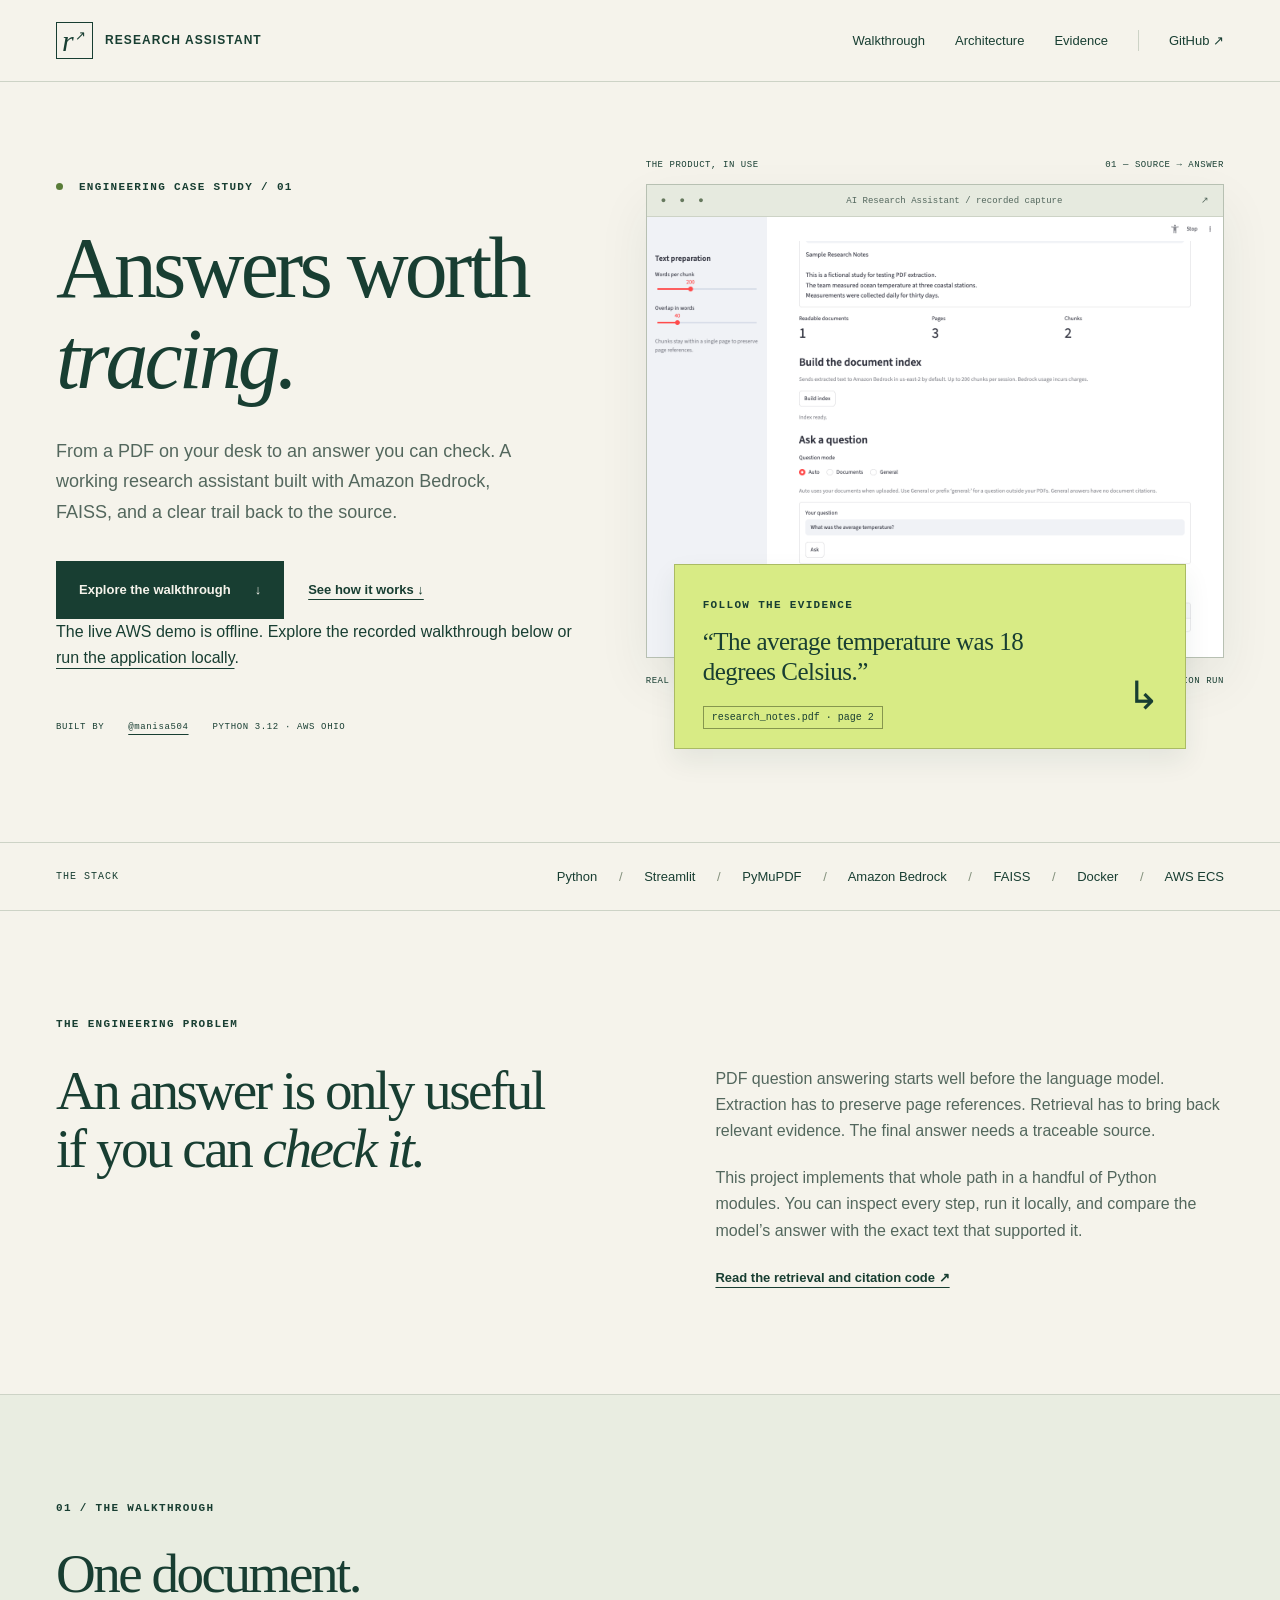
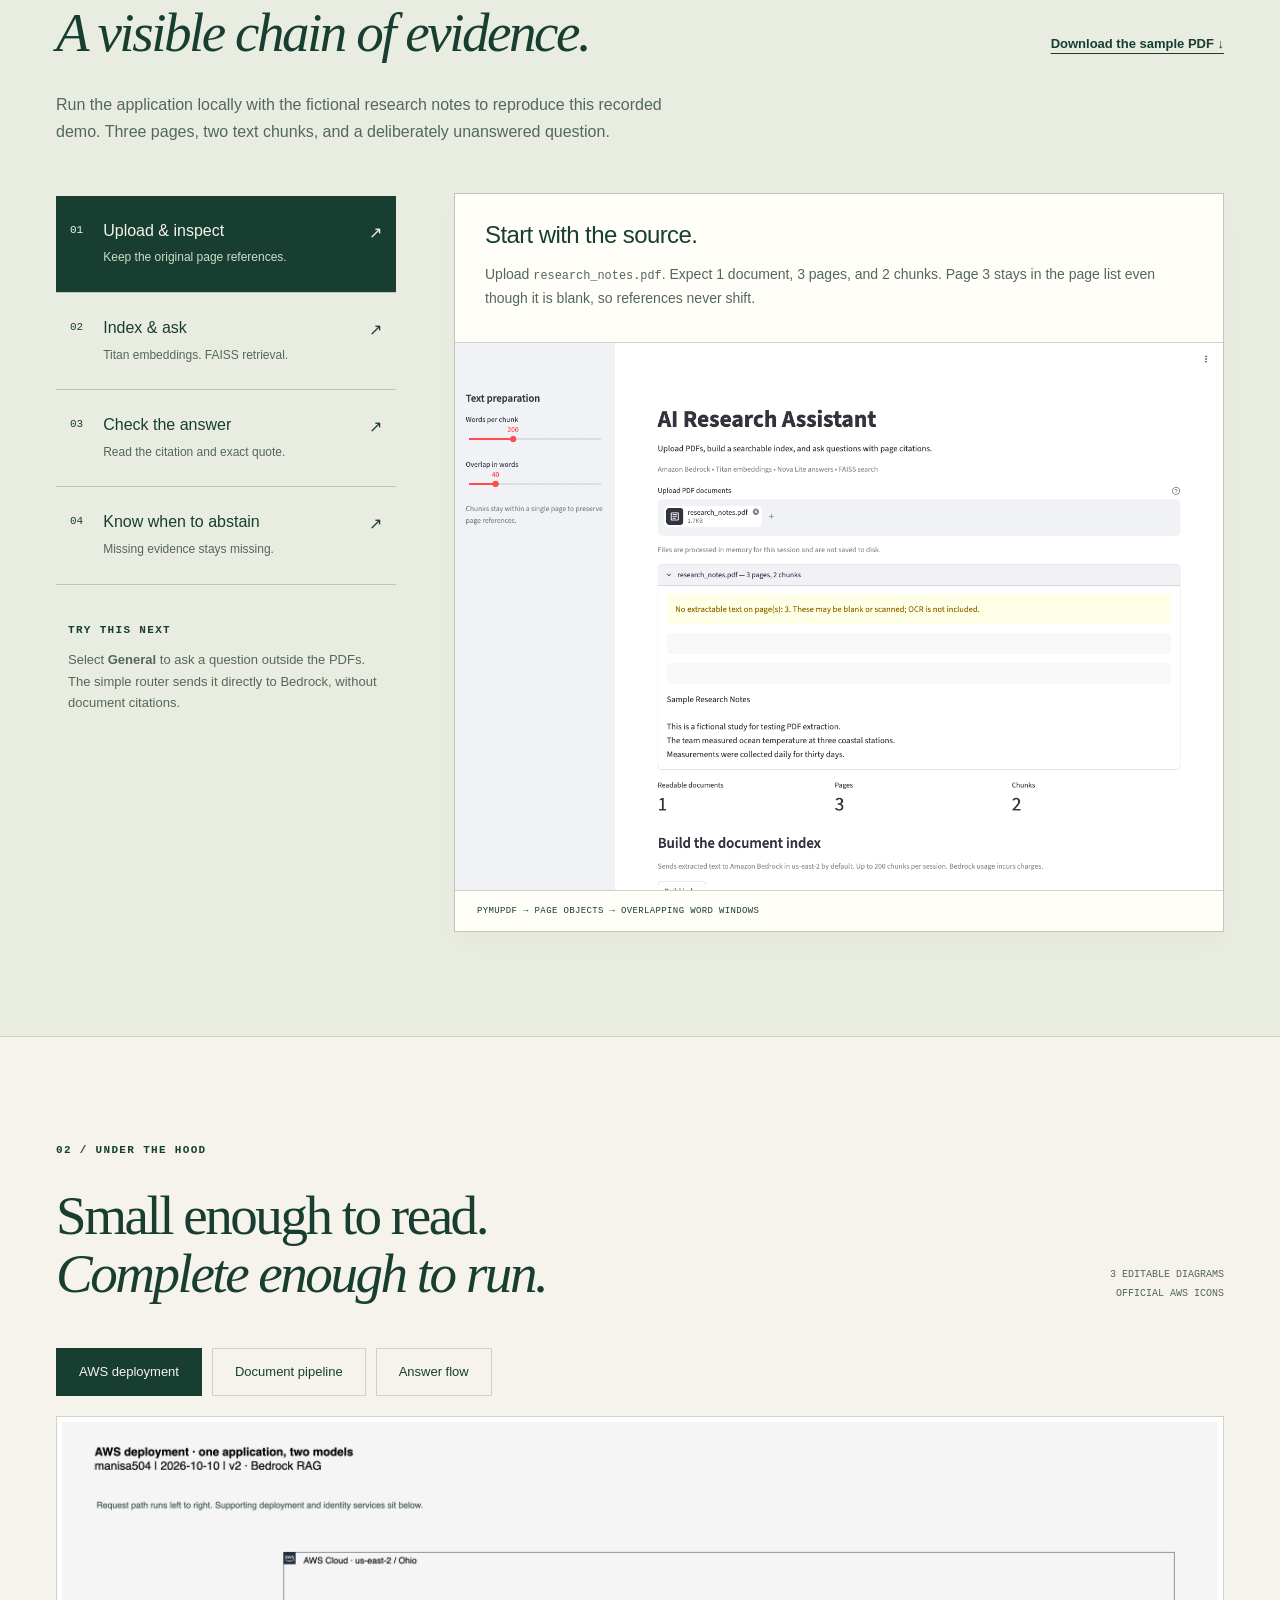
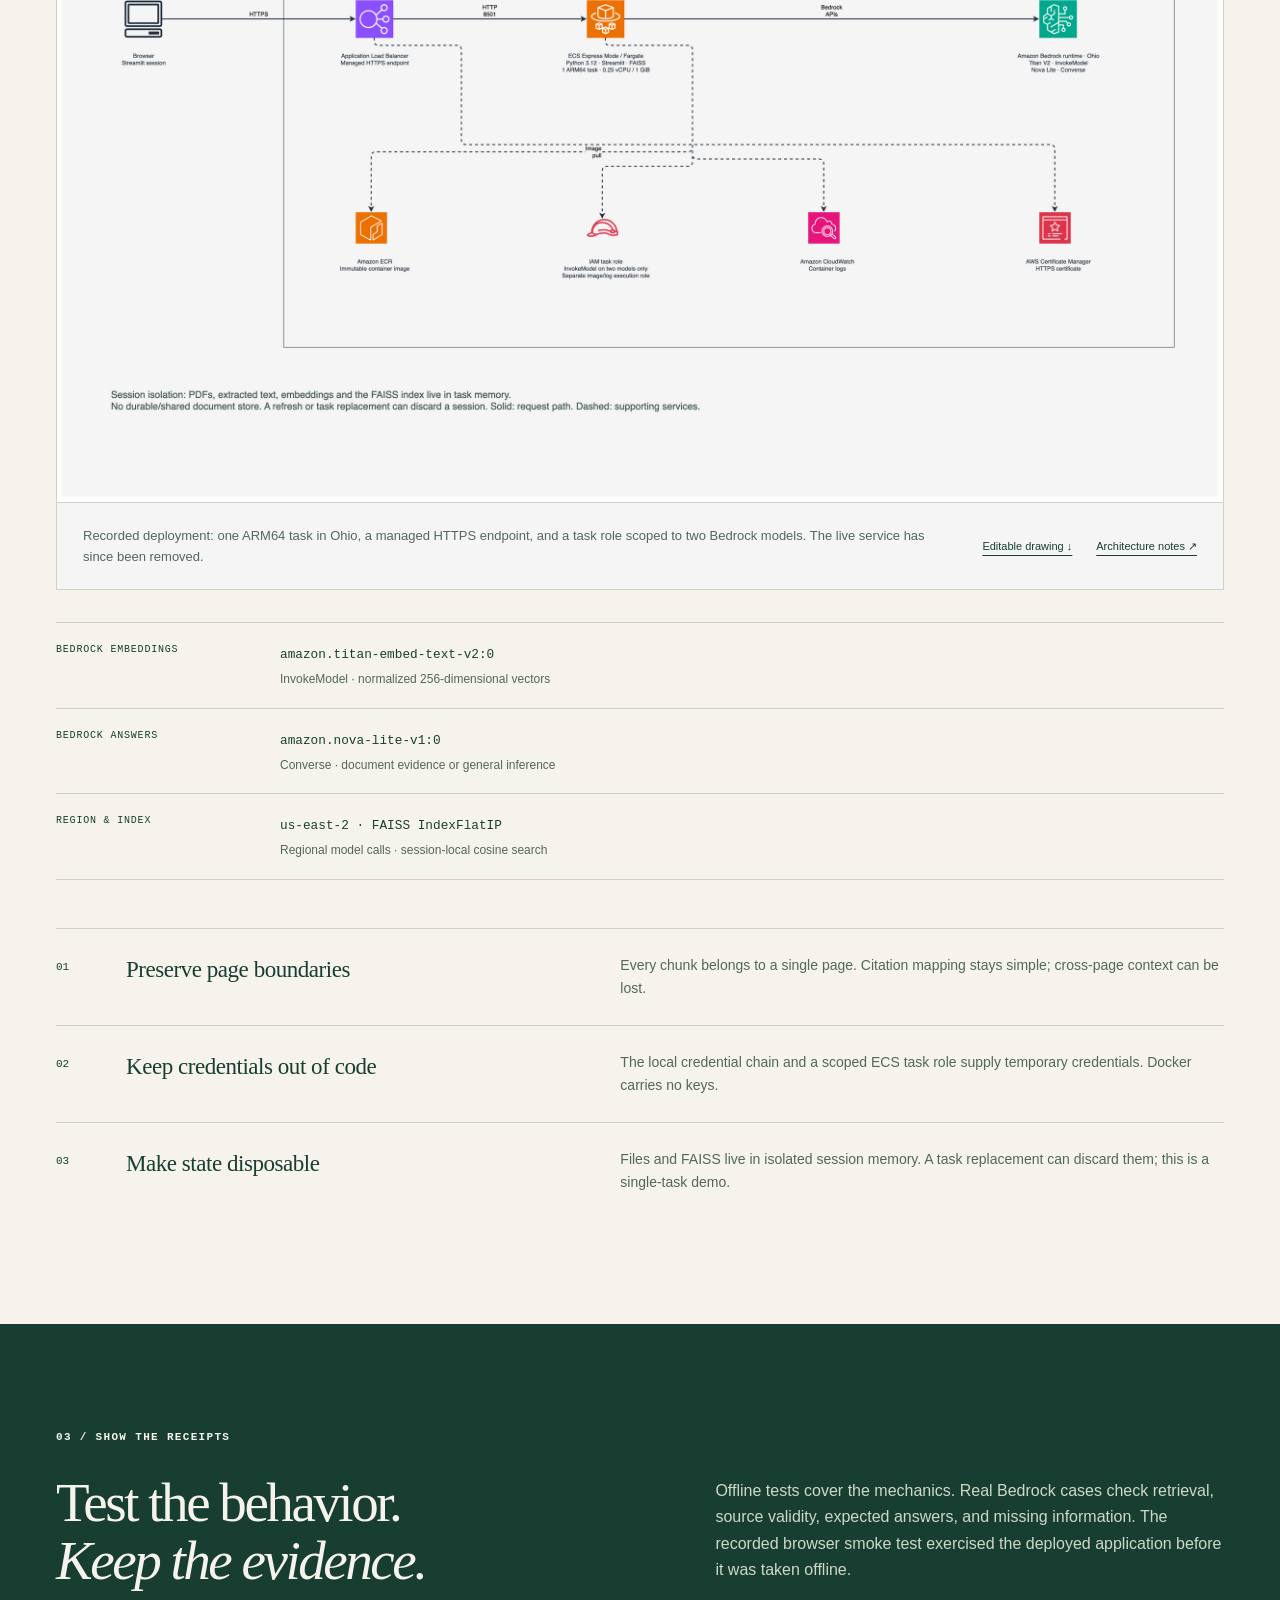
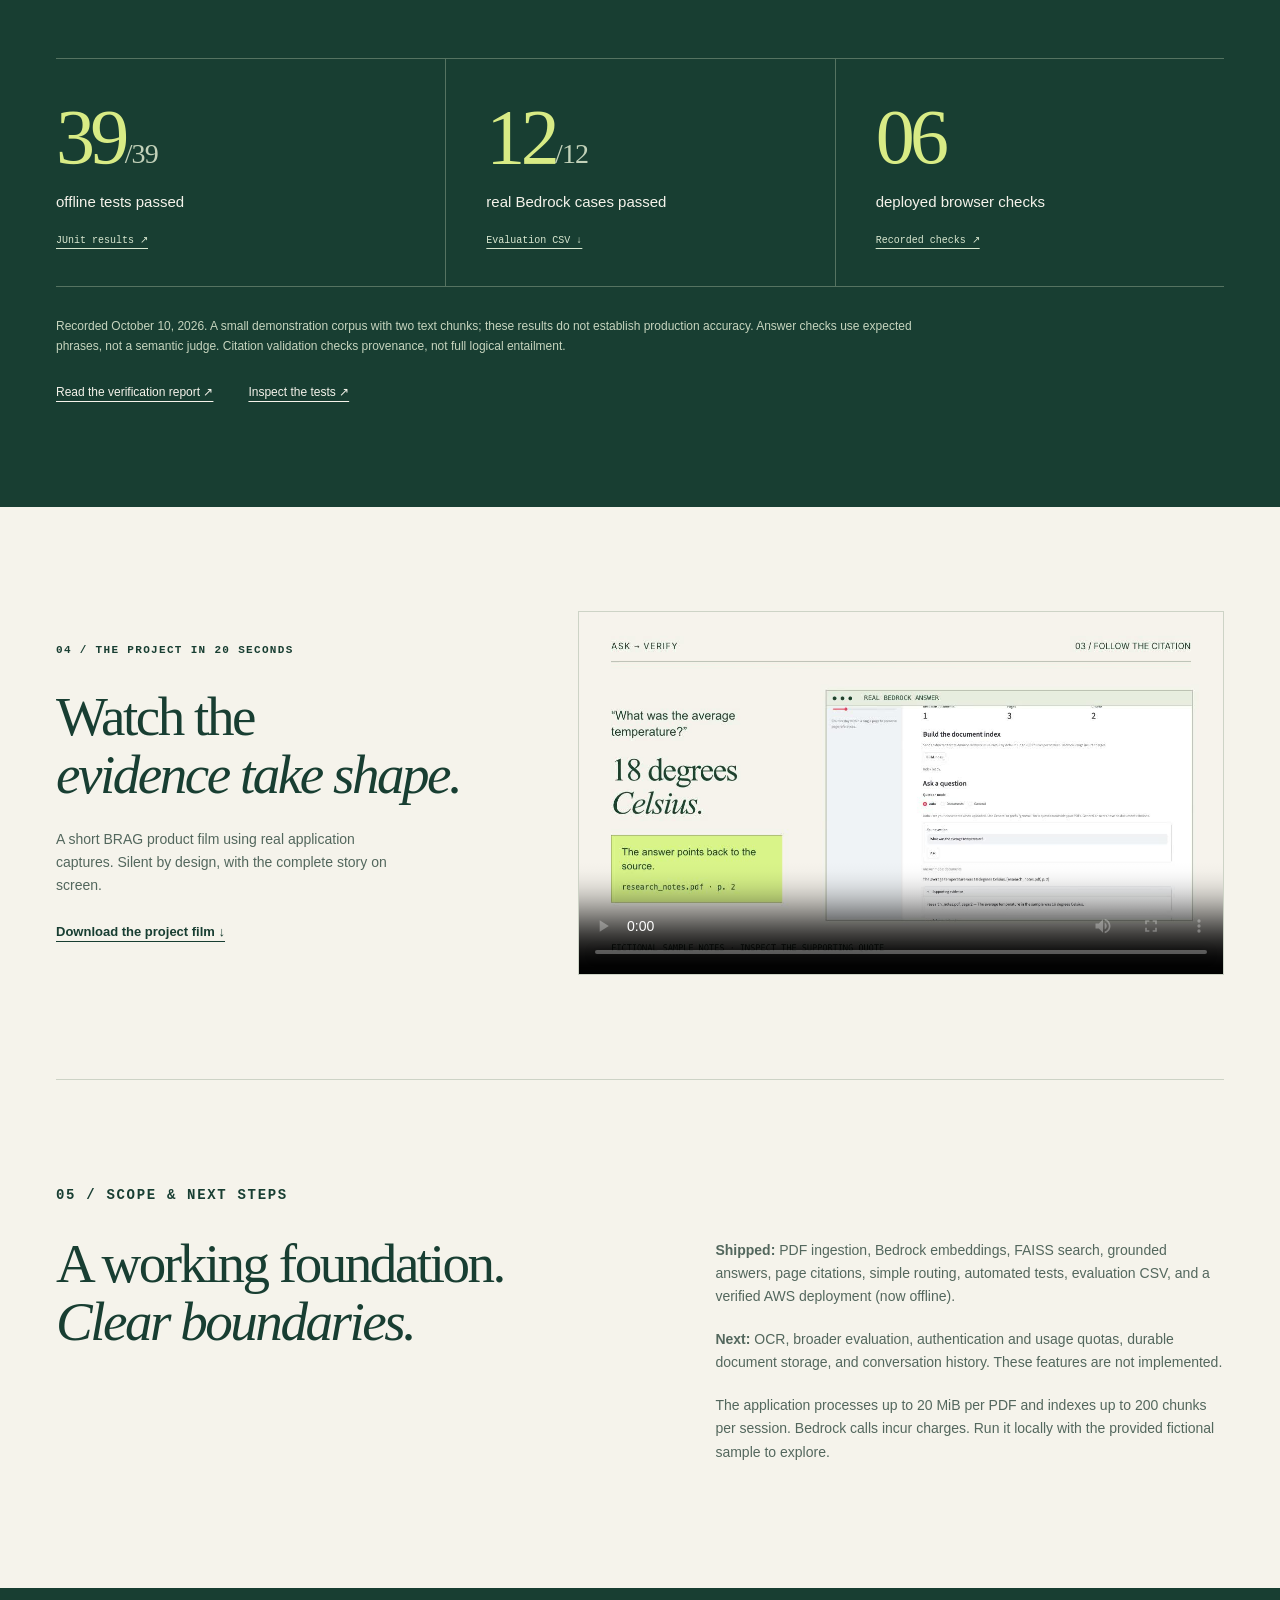
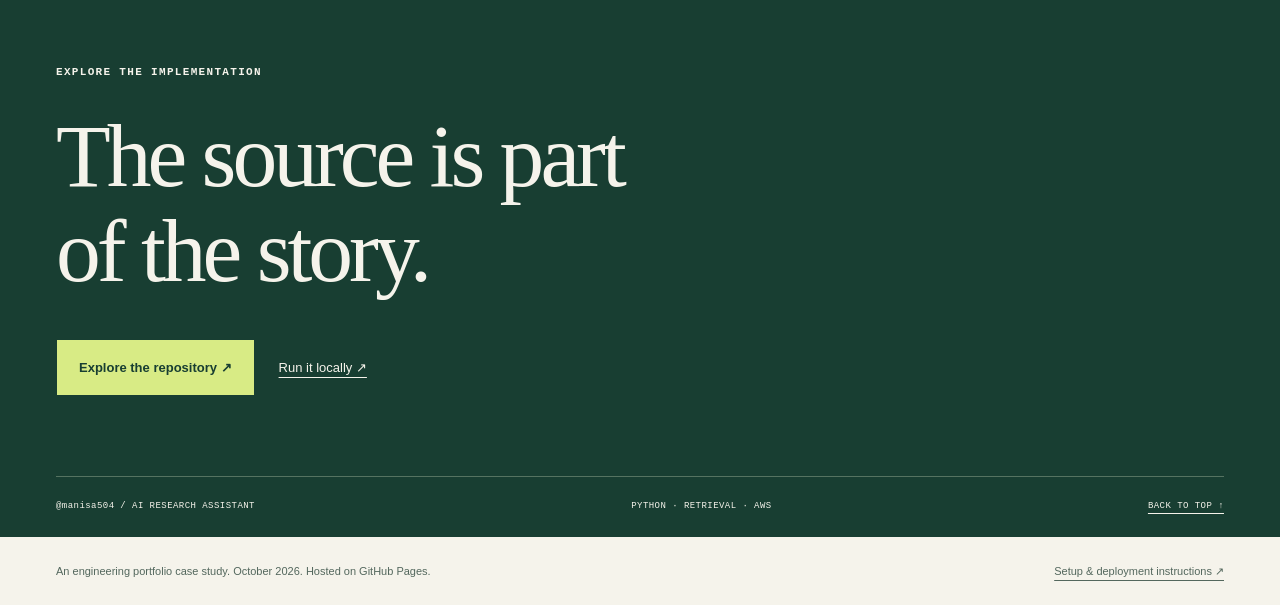
<file: doc/index.html>
<!doctype html>
<html lang="en">
<head>
<meta charset="utf-8"><meta name="viewport" content="width=device-width, initial-scale=1">
<meta name="description" content="An engineering walkthrough of a working PDF research assistant: Amazon Bedrock, FAISS retrieval, source citations, tests, and an AWS deployment.">
<meta name="theme-color" content="#183e32"><title>AI Research Assistant — an engineering case study</title>
<link rel="icon" href="assets/icon.svg"><link rel="stylesheet" href="styles.css"><script src="app.js" defer></script>
</head>
<body>
<a class="skip" href="#main">Skip to content</a>
<header class="site-header"><a class="brand" href="#"><span class="brand-icon" aria-hidden="true">r<span>↗</span></span> RESEARCH ASSISTANT</a><nav aria-label="Main navigation"><a href="#walkthrough">Walkthrough</a><a href="#architecture">Architecture</a><a href="#proof">Evidence</a><a class="nav-github" href="https://github.com/manisa504/ai-research-assistant">GitHub ↗</a></nav></header>
<main id="main">
<section class="hero wrap" aria-labelledby="hero-title">
<div class="hero-copy"><p class="eyebrow"><span class="dot"></span> ENGINEERING CASE STUDY / 01</p><h1 id="hero-title">Answers worth<br><em>tracing.</em></h1><p class="lede">From a PDF on your desk to an answer you can check. A working research assistant built with Amazon Bedrock, FAISS, and a clear trail back to the source.</p><div class="actions"><a class="button primary" href="#walkthrough">Explore the walkthrough <span>↓</span></a><a class="text-link" href="#walkthrough">See how it works ↓</a></div><p class="demo-status">The live AWS demo is offline. Explore the recorded walkthrough below or <a href="https://github.com/manisa504/ai-research-assistant#run-locally">run the application locally</a>.</p><p class="hero-foot">BUILT BY <a href="https://github.com/manisa504">@manisa504</a><span>PYTHON 3.12 · AWS OHIO</span></p></div>
<div class="hero-visual"><div class="visual-top"><span>THE PRODUCT, IN USE</span><span>01 — SOURCE → ANSWER</span></div><div class="browser-frame"><div class="browser-chrome"><span class="traffic" aria-hidden="true">● ● ●</span><span>AI Research Assistant / recorded capture</span><span aria-hidden="true">↗</span></div><img src="evidence/03-answer.png" width="1440" height="1100" alt="Actual Streamlit interface answering a temperature question with a research_notes.pdf page 2 citation."></div><div class="source-note"><span class="mini-label">FOLLOW THE EVIDENCE</span><p>“The average temperature was <strong>18 degrees Celsius.</strong>”</p><span class="citation">research_notes.pdf · page 2</span><span class="note-arrow" aria-hidden="true">↳</span></div><div class="visual-bottom"><span>REAL BEDROCK INFERENCE</span><span>RECORDED APPLICATION RUN</span></div></div>
</section>
<div class="stack-bar"><div class="wrap"><span>THE STACK</span><p>Python <i>/</i> Streamlit <i>/</i> PyMuPDF <i>/</i> Amazon Bedrock <i>/</i> FAISS <i>/</i> Docker <i>/</i> AWS ECS</p></div></div>
<section class="intro wrap section"><p class="eyebrow">THE ENGINEERING PROBLEM</p><div class="two-col"><h2>An answer is only useful<br>if you can <em>check it.</em></h2><div><p>PDF question answering starts well before the language model. Extraction has to preserve page references. Retrieval has to bring back relevant evidence. The final answer needs a traceable source.</p><p>This project implements that whole path in a handful of Python modules. You can inspect every step, run it locally, and compare the model’s answer with the exact text that supported it.</p><a class="text-link" href="https://github.com/manisa504/ai-research-assistant/blob/main/rag.py">Read the retrieval and citation code ↗</a></div></div></section>
<section id="walkthrough" class="walkthrough section"><div class="wrap"><div class="section-head"><div><p class="eyebrow">01 / THE WALKTHROUGH</p><h2>One document.<br><em>A visible chain of evidence.</em></h2></div><a class="text-link" href="assets/research_notes.pdf" download>Download the sample PDF ↓</a></div><p class="section-description">Run the application locally with the fictional research notes to reproduce this recorded demo. Three pages, two text chunks, and a deliberately unanswered question.</p>
<div class="walk-layout"><div class="step-list" role="tablist" aria-label="Application walkthrough" aria-orientation="vertical">
<button id="step-1" class="step active" role="tab" aria-selected="true" aria-controls="walk-1"><span class="step-number">01</span><span><strong>Upload & inspect</strong><small>Keep the original page references.</small></span><span aria-hidden="true">↗</span></button>
<button id="step-2" class="step" role="tab" aria-selected="false" aria-controls="walk-2" tabindex="-1"><span class="step-number">02</span><span><strong>Index & ask</strong><small>Titan embeddings. FAISS retrieval.</small></span><span aria-hidden="true">↗</span></button>
<button id="step-3" class="step" role="tab" aria-selected="false" aria-controls="walk-3" tabindex="-1"><span class="step-number">03</span><span><strong>Check the answer</strong><small>Read the citation and exact quote.</small></span><span aria-hidden="true">↗</span></button>
<button id="step-4" class="step" role="tab" aria-selected="false" aria-controls="walk-4" tabindex="-1"><span class="step-number">04</span><span><strong>Know when to abstain</strong><small>Missing evidence stays missing.</small></span><span aria-hidden="true">↗</span></button>
<div class="walk-tip"><span class="mini-label">TRY THIS NEXT</span><p>Select <strong>General</strong> to ask a question outside the PDFs. The simple router sends it directly to Bedrock, without document citations.</p></div></div>
<div class="walk-panels">
<article id="walk-1" role="tabpanel" aria-labelledby="step-1" tabindex="0"><div class="panel-copy"><h3>Start with the source.</h3><p>Upload <code>research_notes.pdf</code>. Expect 1 document, 3 pages, and 2 chunks. Page 3 stays in the page list even though it is blank, so references never shift.</p></div><a href="evidence/02-pages.png" aria-label="Open full screenshot of page extraction"><img src="evidence/02-pages.png" alt="Uploaded research notes with page preview, blank-page warning, and chunk metadata." loading="lazy"></a><div class="panel-bottom">PYMUPDF → PAGE OBJECTS → OVERLAPPING WORD WINDOWS</div></article>
<article id="walk-2" role="tabpanel" aria-labelledby="step-2" tabindex="0" hidden><div class="panel-copy"><h3>Make the text searchable.</h3><p>Click <strong>Build index</strong>. Titan V2 creates normalized 256-dimensional embeddings. FAISS keeps those vectors next to their source metadata. Then ask: “What was the average temperature?”</p></div><a href="evidence/03-answer.png"><img src="evidence/03-answer.png" alt="Built document index and average-temperature question in the actual application." loading="lazy"></a><div class="panel-bottom">200 WORDS / CHUNK · 40 WORDS OVERLAP · TOP 4 RETRIEVAL</div></article>
<article id="walk-3" role="tabpanel" aria-labelledby="step-3" tabindex="0" hidden><div class="panel-copy"><h3>Give the answer a paper trail.</h3><p>Nova Lite returns claims and evidence. The application checks source IDs and exact quotes, then builds <code>[research_notes.pdf, p. 2]</code> from metadata. Open Supporting evidence and compare the quote.</p></div><a href="evidence/03-answer.png"><img src="evidence/03-answer.png" alt="18 degrees Celsius answer with a valid filename and page citation and visible supporting quote." loading="lazy"></a><div class="panel-bottom">VALIDATE SOURCE ID + VERBATIM QUOTE → RENDER CITATION</div></article>
<article id="walk-4" role="tabpanel" aria-labelledby="step-4" tabindex="0" hidden><div class="panel-copy"><h3>An honest “I couldn’t find it.”</h3><p>Ask for the research budget. The notes never mention one. The assistant explicitly reports insufficient support instead of inventing a number. Unverifiable model output also takes this path.</p></div><a href="evidence/04-abstention.png"><img src="evidence/04-abstention.png" alt="Actual application abstaining when asked for a research budget absent from the source PDF." loading="lazy"></a><div class="panel-bottom">ABSENT EVIDENCE → EXPLICIT ABSTENTION</div></article>
</div></div></div></section>
<section id="architecture" class="section wrap"><div class="section-head"><div><p class="eyebrow">02 / UNDER THE HOOD</p><h2>Small enough to read.<br><em>Complete enough to run.</em></h2></div><span class="section-aside">3 EDITABLE DIAGRAMS<br>OFFICIAL AWS ICONS</span></div>
<div class="diagram-tabs" role="tablist" aria-label="Architecture views"><button id="arch-1" role="tab" aria-selected="true" aria-controls="diagram-1">AWS deployment</button><button id="arch-2" role="tab" aria-selected="false" aria-controls="diagram-2" tabindex="-1">Document pipeline</button><button id="arch-3" role="tab" aria-selected="false" aria-controls="diagram-3" tabindex="-1">Answer flow</button></div>
<div class="diagram-panel" id="diagram-1" role="tabpanel" aria-labelledby="arch-1"><a href="diagrams/aws-deployment.drawio.png"><img width="2422" height="1422" src="diagrams/aws-deployment.drawio.png" alt="Browser to managed HTTPS load balancer to one Fargate task invoking Amazon Bedrock, with ECR, IAM, CloudWatch and ACM support." loading="lazy"></a><div><p>Recorded deployment: one ARM64 task in Ohio, a managed HTTPS endpoint, and a task role scoped to two Bedrock models. The live service has since been removed.</p><a href="diagrams/aws-deployment.drawio" download>Editable drawing ↓</a><a href="diagrams/aws-deployment.md">Architecture notes ↗</a></div></div>
<div class="diagram-panel" id="diagram-2" role="tabpanel" aria-labelledby="arch-2" hidden><a href="diagrams/document-pipeline.drawio.png"><img width="2422" height="1422" src="diagrams/document-pipeline.drawio.png" alt="PDF validation, page extraction, page-bound chunks, Titan embeddings, and a session-local FAISS index." loading="lazy"></a><div><p>Explicit indexing keeps extraction inspectable. Changing uploads invalidates stale evidence.</p><a href="diagrams/document-pipeline.drawio" download>Editable drawing ↓</a><a href="diagrams/document-pipeline.md">Pipeline notes ↗</a></div></div>
<div class="diagram-panel" id="diagram-3" role="tabpanel" aria-labelledby="arch-3" hidden><a href="diagrams/answer-flow.drawio.png"><img width="2422" height="1422" src="diagrams/answer-flow.drawio.png" alt="Rule-based router selects document retrieval or general inference, then source validation yields a cited answer or an abstention." loading="lazy"></a><div><p>Retrieve evidence, generate claims, verify provenance. General questions take one direct inference path.</p><a href="diagrams/answer-flow.drawio" download>Editable drawing ↓</a><a href="diagrams/answer-flow.md">Answer-flow notes ↗</a></div></div>
<dl class="model-config" aria-label="Recorded deployment model configuration"><div><dt>BEDROCK EMBEDDINGS</dt><dd><code>amazon.titan-embed-text-v2:0</code><span>InvokeModel · normalized 256-dimensional vectors</span></dd></div><div><dt>BEDROCK ANSWERS</dt><dd><code>amazon.nova-lite-v1:0</code><span>Converse · document evidence or general inference</span></dd></div><div><dt>REGION & INDEX</dt><dd><code>us-east-2 · FAISS IndexFlatIP</code><span>Regional model calls · session-local cosine search</span></dd></div></dl>
<div class="decision-list"><div><span>01</span><h3>Preserve page boundaries</h3><p>Every chunk belongs to a single page. Citation mapping stays simple; cross-page context can be lost.</p></div><div><span>02</span><h3>Keep credentials out of code</h3><p>The local credential chain and a scoped ECS task role supply temporary credentials. Docker carries no keys.</p></div><div><span>03</span><h3>Make state disposable</h3><p>Files and FAISS live in isolated session memory. A task replacement can discard them; this is a single-task demo.</p></div></div></section>
<section id="proof" class="proof section"><div class="wrap"><p class="eyebrow">03 / SHOW THE RECEIPTS</p><div class="two-col"><h2>Test the behavior.<br><em>Keep the evidence.</em></h2><p>Offline tests cover the mechanics. Real Bedrock cases check retrieval, source validity, expected answers, and missing information. The recorded browser smoke test exercised the deployed application before it was taken offline.</p></div><div class="proof-stats"><div><strong>39<span>/39</span></strong><p>offline tests passed</p><a href="evidence/pytest.xml">JUnit results ↗</a></div><div><strong>12<span>/12</span></strong><p>real Bedrock cases passed</p><a href="evidence/evaluation_results.csv" download>Evaluation CSV ↓</a></div><div><strong>06</strong><p>deployed browser checks</p><a href="evidence/browser-smoke.json">Recorded checks ↗</a></div></div><p class="proof-note">Recorded October 10, 2026. A small demonstration corpus with two text chunks; these results do not establish production accuracy. Answer checks use expected phrases, not a semantic judge. Citation validation checks provenance, not full logical entailment.</p><div class="proof-links"><a href="evidence/verification.md">Read the verification report ↗</a><a href="https://github.com/manisa504/ai-research-assistant/tree/main/tests">Inspect the tests ↗</a></div></div></section>
<section class="film section wrap"><div><p class="eyebrow">04 / THE PROJECT IN 20 SECONDS</p><h2>Watch the<br><em>evidence take shape.</em></h2><p>A short BRAG product film using real application captures. Silent by design, with the complete story on screen.</p><a class="text-link" href="assets/brag.mp4" download>Download the project film ↓</a></div><video controls playsinline preload="metadata" poster="assets/brag.jpg" aria-label="20-second demonstration of PDF upload, Bedrock question answering, and a page citation"><source src="assets/brag.mp4" type="video/mp4"><a href="assets/brag.mp4">Download the video</a></video></section>
<section class="next section wrap"><p class="eyebrow">05 / SCOPE & NEXT STEPS</p><div class="two-col"><h2>A working foundation.<br><em>Clear boundaries.</em></h2><div><p><strong>Shipped:</strong> PDF ingestion, Bedrock embeddings, FAISS search, grounded answers, page citations, simple routing, automated tests, evaluation CSV, and a verified AWS deployment (now offline).</p><p><strong>Next:</strong> OCR, broader evaluation, authentication and usage quotas, durable document storage, and conversation history. These features are not implemented.</p><p>The application processes up to 20 MiB per PDF and indexes up to 200 chunks per session. Bedrock calls incur charges. Run it locally with the provided fictional sample to explore.</p></div></div></section>
<section class="closing"><div class="wrap"><p class="eyebrow">EXPLORE THE IMPLEMENTATION</p><h2>The source is part<br>of the story.</h2><div class="actions"><a class="button lime" href="https://github.com/manisa504/ai-research-assistant">Explore the repository ↗</a><a class="closing-link" href="https://github.com/manisa504/ai-research-assistant#run-locally">Run it locally ↗</a></div><div class="closing-bottom"><span>@manisa504 / AI RESEARCH ASSISTANT</span><span>PYTHON · RETRIEVAL · AWS</span><a href="#">BACK TO TOP ↑</a></div></div></section>
</main>
<footer class="wrap"><span>An engineering portfolio case study. October 2026. Hosted on GitHub Pages.</span><a href="https://github.com/manisa504/ai-research-assistant/blob/main/README.md">Setup & deployment instructions ↗</a></footer>
</body></html>
</file>
<file: doc/styles.css>
:root{--paper:#f5f3eb;--ink:#183e32;--muted:#53675d;--line:#cdd3c6;--lime:#d8eb85;--white:#fffef9;--serif:Georgia,'Times New Roman',serif;--sans:Arial,Helvetica,sans-serif;--mono:'Courier New',monospace}*{box-sizing:border-box}html{scroll-behavior:smooth;scroll-padding-top:92px}body{margin:0;background:var(--paper);color:var(--ink);font-family:var(--sans);font-size:16px;line-height:1.65}a{color:inherit;text-underline-offset:5px}button{font:inherit;color:inherit;cursor:pointer}button:focus-visible,a:focus-visible,video:focus-visible,[tabindex]:focus-visible{outline:3px solid #68820d;outline-offset:5px}img{display:block;max-width:100%;height:auto}p{margin:0 0 20px}h1,h2,h3{font-weight:400;margin:0;line-height:1.06}h1,h2{font-family:var(--serif);letter-spacing:-.045em}em{font-weight:400}h1{font-size:clamp(68px,6.7vw,104px)}h2{font-size:clamp(40px,4.3vw,65px)}h3{font-size:24px;letter-spacing:-.025em}code{font-family:var(--mono);font-size:.85em;overflow-wrap:anywhere}.wrap{max-width:1320px;width:calc(100% - 112px);margin:auto}.section{padding-top:104px;padding-bottom:104px}.eyebrow,.mini-label{font-family:var(--mono);font-size:11px;letter-spacing:.12em;font-weight:700}.eyebrow{margin-bottom:28px}.site-header{display:flex;align-items:center;justify-content:space-between;padding:22px 56px;border-bottom:1px solid var(--line);gap:24px}.brand{display:flex;align-items:center;gap:12px;text-decoration:none;font-size:12px;letter-spacing:.09em;font-weight:700;white-space:nowrap}.brand-icon{display:inline-flex;align-items:center;justify-content:center;width:37px;height:37px;border:1px solid var(--ink);font:italic 30px var(--serif);position:relative}.brand-icon span{font:13px var(--sans);align-self:flex-start;margin-top:5px}.site-header nav{display:flex;gap:30px;font-size:13px}.site-header nav a{text-decoration:none}.nav-github{border-left:1px solid var(--line);padding-left:30px}.hero{display:grid;grid-template-columns:1fr 1.1fr;align-items:center;gap:64px;min-height:760px;padding-top:78px;padding-bottom:90px}.dot{display:inline-block;width:7px;height:7px;background:#597c38;border-radius:50%;margin-right:8px}.lede{max-width:480px;font-size:18px;color:var(--muted);margin-top:30px;margin-bottom:34px;line-height:1.7}.actions{display:flex;align-items:center;gap:24px;flex-wrap:wrap}.button{display:inline-flex;gap:24px;align-items:center;justify-content:space-between;padding:17px 22px;font-size:13px;font-weight:700;text-decoration:none;border:1px solid var(--ink);transition:background .2s}.primary{background:var(--ink);color:var(--paper)}.primary:hover{background:#285843}.text-link{font-size:13px;font-weight:700}.hero-foot{font-family:var(--mono);font-size:9px;letter-spacing:.07em;display:flex;flex-wrap:wrap;gap:24px;margin-top:48px;margin-bottom:0}.hero-visual{position:relative;padding-bottom:66px}.visual-top,.visual-bottom{display:flex;justify-content:space-between;gap:20px;font:9px var(--mono);letter-spacing:.06em}.visual-top{margin:0 0 14px}.visual-bottom{margin-top:18px}.browser-frame{background:var(--white);border:1px solid #b7c0b2;box-shadow:0 22px 50px #183e3212;overflow:hidden}.browser-chrome{display:flex;align-items:center;justify-content:space-between;gap:12px;background:#e6eadf;padding:10px 14px;color:#53675d;font:9px var(--mono);border-bottom:1px solid var(--line)}.traffic{color:#66795e;letter-spacing:4px}.browser-frame img{width:100%;aspect-ratio:1.31;object-fit:cover;object-position:bottom}.source-note{position:absolute;bottom:3px;left:28px;right:38px;padding:25px 28px 20px;background:var(--lime);box-shadow:0 12px 25px #183e3214;border:1px solid #aabb64}.source-note p{font:25px/1.2 var(--serif);letter-spacing:-.02em;margin:10px 0 15px;max-width:350px}.source-note strong{font-weight:400}.citation{font:10px var(--mono);padding:5px 8px;border:1px solid #86964e}.note-arrow{position:absolute;right:25px;bottom:20px;font-size:39px}.stack-bar{border-top:1px solid var(--line);border-bottom:1px solid var(--line)}.stack-bar .wrap{display:flex;align-items:center;justify-content:space-between;gap:36px;padding:23px 0}.stack-bar span{font:10px var(--mono);letter-spacing:.1em;white-space:nowrap}.stack-bar p{margin:0;font-size:13px}.stack-bar i{font-style:normal;margin:0 18px;color:#84917d}.two-col{display:grid;grid-template-columns:1.1fr 1fr;gap:100px}.two-col>div,.two-col>p{color:var(--muted);padding-top:4px;max-width:520px}.intro .text-link{color:var(--ink)}.walkthrough{background:#e9ede1;border-block:1px solid var(--line)}.section-head{display:flex;align-items:flex-end;justify-content:space-between;gap:40px;margin-bottom:30px}.section-head .text-link{margin-bottom:8px;white-space:nowrap}.section-description{max-width:640px;color:var(--muted);margin-bottom:48px}.walk-layout{display:grid;grid-template-columns:340px 1fr;gap:58px}.step-list{padding-top:3px}.step{background:transparent;border:0;border-bottom:1px solid #bcc6b3;text-align:left;display:flex;gap:20px;width:100%;padding:24px 14px;align-items:flex-start;transition:background .2s}.step.active{background:var(--ink);color:var(--paper)}.step-number{font:11px var(--mono);padding-top:4px}.step strong{font-size:16px;font-weight:400;display:block;line-height:1.4}.step small{display:block;font-size:12px;color:var(--muted);margin-top:6px}.step.active small{color:#cedbc7}.step>span:last-child{margin-left:auto}.walk-tip{margin:30px 12px 0}.walk-tip p{font-size:13px;margin-top:8px;color:var(--muted)}.walk-panels{min-width:0}.walk-panels article{background:var(--white);border:1px solid #bfc9b5;box-shadow:0 12px 24px #183e3205}.panel-copy{padding:28px 30px 12px}.panel-copy p{font-size:14px;color:var(--muted);margin-top:16px}.walk-panels img{width:100%;aspect-ratio:1.4;object-fit:cover;object-position:bottom;border-block:1px solid var(--line)}#walk-1 img{object-position:top}.panel-bottom{font:9px var(--mono);letter-spacing:.04em;padding:15px 22px}.section-aside{font:10px/1.9 var(--mono);text-align:right;color:var(--muted)}.diagram-tabs{display:flex;gap:10px;margin-top:45px;margin-bottom:20px}.diagram-tabs button{padding:12px 22px;background:transparent;border:1px solid var(--line);font-size:13px}.diagram-tabs button[aria-selected=true]{background:var(--ink);color:var(--paper);border-color:var(--ink)}.diagram-panel{border:1px solid var(--line);background:#f5f5f5}.diagram-panel>div{border-top:1px solid var(--line);padding:22px 26px;display:flex;align-items:center;gap:24px;flex-wrap:wrap}.diagram-panel p{font-size:13px;flex:1;min-width:240px;margin:0;color:var(--muted)}.diagram-panel>div a{font-size:11px;white-space:nowrap}.decision-list{margin-top:48px}.decision-list>div{display:grid;grid-template-columns:40px 1fr 1.3fr;gap:30px;border-top:1px solid var(--line);padding:25px 0}.decision-list>div>span{font:11px var(--mono);padding-top:7px}.decision-list h3{font:23px var(--serif);letter-spacing:-.02em;line-height:1.35}.decision-list p{color:var(--muted);font-size:14px;margin:0}.proof{background:var(--ink);color:var(--paper)}.proof .two-col>p{color:#ced9c8}.proof-stats{display:grid;grid-template-columns:1fr 1fr 1fr;margin:55px 0 30px;border-block:1px solid #557361}.proof-stats>div{padding:35px 0}.proof-stats>div+div{border-left:1px solid #557361;padding-left:40px}.proof-stats strong{font:78px/1.1 var(--serif);color:var(--lime);letter-spacing:-.06em}.proof-stats strong span{font-size:28px;color:#c2d1b9;letter-spacing:-.03em}.proof-stats p{font-size:15px;margin:10px 0}.proof-stats a{font:10px var(--mono);color:#d9e7d0}.proof-note{color:#c6d4be;font-size:12px;max-width:890px}.proof-links{display:flex;gap:35px;font-size:12px;margin-top:26px}.film{display:grid;grid-template-columns:.7fr 1fr;align-items:center;gap:70px}.film p:not(.eyebrow){color:var(--muted);font-size:14px;max-width:360px;margin-top:24px}.film video{display:block;width:100%;border:1px solid var(--line);background:var(--ink)}.next{border-top:1px solid var(--line)}.next p{font-size:14px}.closing{background:var(--ink);color:var(--paper);padding:75px 0 26px}.closing h2{font-size:clamp(60px,7vw,98px);max-width:700px;margin-bottom:40px}.lime{background:var(--lime);color:var(--ink)}.lime:hover{background:#e7f3b1}.closing-link{font-size:13px}.closing-bottom{display:flex;justify-content:space-between;gap:20px;margin-top:80px;padding-top:24px;border-top:1px solid #557361;font:9px var(--mono);letter-spacing:.05em}footer{display:flex;justify-content:space-between;gap:20px;padding-block:25px;font-size:11px;color:var(--muted)}.skip{position:absolute;top:-60px;left:20px;background:var(--lime);padding:12px;z-index:10}.skip:focus{top:12px}[hidden]{display:none!important}
@media(min-width:1600px){.hero{min-height:830px}}@media(max-width:1100px){.wrap{width:calc(100% - 64px)}.site-header{padding-inline:32px}.site-header nav{gap:18px}.hero{gap:35px}.hero h1{font-size:72px}.actions{gap:18px}.hero-visual{padding-bottom:70px}.source-note{left:14px;right:14px}.source-note p{font-size:21px}.two-col{gap:45px}.walk-layout{grid-template-columns:280px 1fr;gap:28px}.stack-bar i{margin-inline:9px}.film{gap:40px}.visual-bottom span:last-child{display:none}}@media(max-width:760px){html{scroll-padding-top:20px}.wrap{width:calc(100% - 40px)}.site-header{padding:18px 20px;align-items:flex-start}.brand{font-size:9px;gap:8px}.brand-icon{width:30px;height:30px;font-size:25px}.site-header nav{gap:12px;flex-wrap:wrap;justify-content:flex-end;font-size:10px;max-width:190px}.nav-github{border:0;padding-left:0}.hero{display:block;min-height:0;padding:54px 0 65px}.hero h1{font-size:76px}.lede{font-size:17px}.hero-foot{margin-top:30px}.hero-visual{margin-top:46px;max-width:600px}.source-note{left:18px;right:18px;bottom:-5px}.source-note p{max-width:80%;font-size:24px}.visual-top,.visual-bottom{font-size:8px}.stack-bar .wrap{display:block;padding-block:18px}.stack-bar p{margin-top:10px;font-size:12px;line-height:1.9}.stack-bar i{margin-inline:6px}.section{padding-block:64px}.two-col{grid-template-columns:1fr;gap:25px}h2{font-size:45px}.section-head{align-items:flex-start;flex-direction:column;gap:20px}.section-head .text-link{white-space:normal}.walk-layout{grid-template-columns:1fr;gap:26px}.step-list{display:grid;grid-template-columns:1fr 1fr;gap:6px}.step{padding:16px 10px;gap:8px;border:1px solid #bcc6b3}.step strong{font-size:13px}.step small{font-size:10px}.step>span:last-child{display:none}.walk-tip{grid-column:1/-1;margin:15px 3px 0}.walk-tip p{margin-bottom:0}.panel-copy{padding:22px 20px 8px}.panel-copy p{font-size:13px}.panel-bottom{font-size:8px;padding:12px 15px}.section-aside{text-align:left}.diagram-tabs{margin-top:25px;gap:5px}.diagram-tabs button{flex:1;padding:10px 8px;font-size:11px}.diagram-panel>div{padding:18px;gap:18px}.diagram-panel>div p{flex-basis:100%;min-width:0}.decision-list>div{grid-template-columns:24px 1fr;gap:12px}.decision-list p{grid-column:2}.proof-stats{margin-top:30px}.proof-stats>div{padding:25px 0}.proof-stats>div+div{padding-left:15px}.proof-stats strong{font-size:50px}.proof-stats strong span{font-size:18px}.proof-stats p{font-size:11px;max-width:80px}.proof-stats a{font-size:8px}.proof-links{flex-direction:column;gap:15px}.film{grid-template-columns:1fr;gap:30px}.film p:not(.eyebrow){max-width:none}.closing{padding-top:55px}.closing h2{font-size:65px}.closing-bottom{flex-wrap:wrap;margin-top:55px;line-height:1.7}.closing-bottom span:nth-child(2){display:none}footer{flex-direction:column;gap:8px;font-size:10px}.eyebrow{font-size:10px;margin-bottom:20px}}@media(prefers-reduced-motion:reduce){html{scroll-behavior:auto}*{transition:none!important}}

.model-config{margin:32px 0 0;border-top:1px solid var(--line)}.model-config>div{display:grid;grid-template-columns:200px 1fr;gap:24px;padding:18px 0;border-bottom:1px solid var(--line)}.model-config dt{font:10px/1.8 var(--mono);letter-spacing:.08em}.model-config dd{margin:0;font-size:15px}.model-config dd span{display:block;font-size:12px;color:var(--muted);margin-top:4px}@media(max-width:760px){.model-config>div{grid-template-columns:1fr;gap:6px}.model-config dd{font-size:14px}}
</file>
